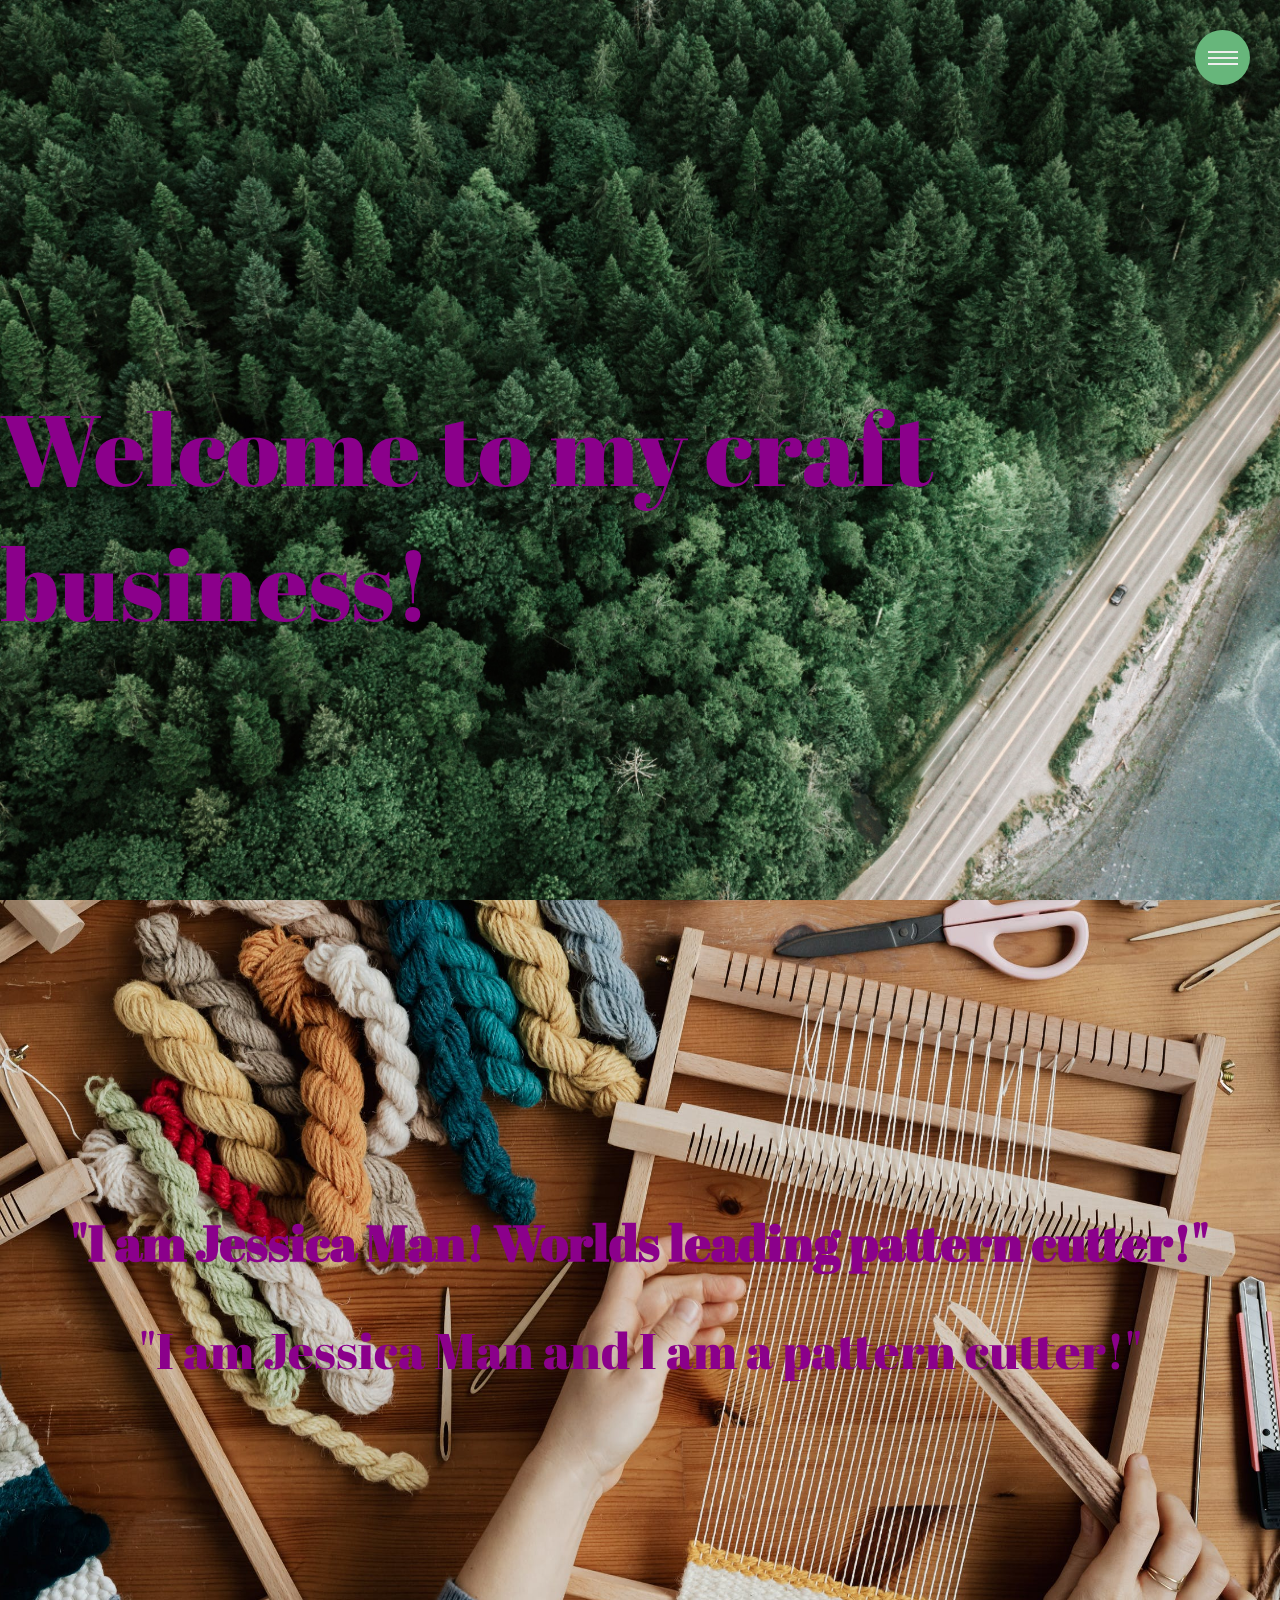
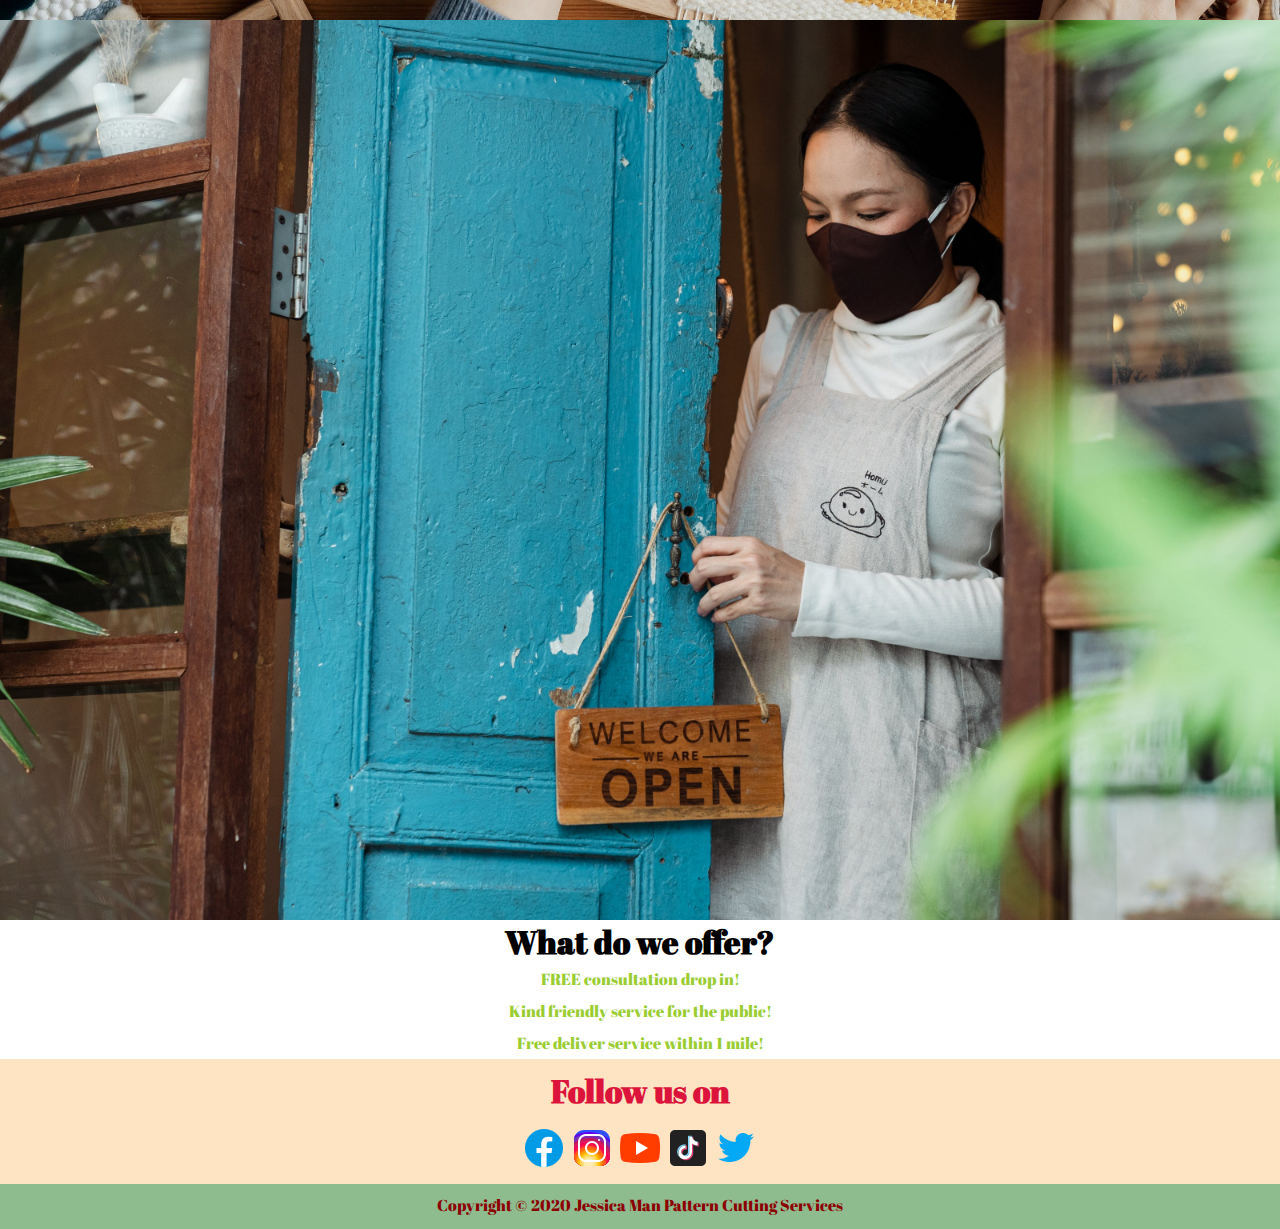
<file: index.html>
<!DOCTYPE html>
<html lang="en">
<head>
    <meta charset="UTF-8">
    <meta name="viewport" content="width=device-width, initial-scale=1.0">
    <link rel="stylesheet" href="styles/styles.css">
    <link href="https://fonts.googleapis.com/css2?family=Abril+Fatface&display=swap" rel="stylesheet">
    <title>Tailoring Services</title>
</head>
    <body>
        <div class="container">
            <header class="header">
                <p>Welcome to my craft business!</p>
                <nav class="navigation">
                    <button class="hamburger-menu">
                        <div class="line line-1"></div>
                        <div class="line line-2"></div>
                        <div class="line line-3"></div>
                    </button>
                    <div class="bg-cover"></div>
                        <ul class="nav-list">
                            <li class="nav-items">
                                <a href="index.html" class="nav-link">Home</a>
                            </li>
                            <li class="nav-items">
                                <a href="profile.html" class="nav-link">Profile</a>
                            </li>
                            <li class="nav-items">
                                <a href="signup.html" class="nav-link">SignUp</a>
                            </li>
                            <li class="nav-items">
                                <a href="gallery.html" class="nav-link">Gallery</a>
                            </li>
                            <li class="nav-items">
                                <a href="review.html" class="nav-link">Review</a>
                            </li>
                            <li class="nav-items">
                                <a href="contact.html" class="nav-link">Contact</a>
                            </li>
                        </ul>
                </nav>
            </header>
        </div>
            <div class="headerimage1">
                <h1 class="subhead">"I am Jessica Man! Worlds leading pattern cutter!"</h1>
                <p class="subhead">"I am Jessica Man and I am a pattern cutter!"</p>
            </div>
            <div class="headerimage2">

            </div> 
            <div class="heading">
                <h1>What do we offer?</h1>
                <p>FREE consultation drop in!</p>
                <p>Kind friendly service for the public!</p>
                <p>Free deliver service within 1 mile!</p>
            </div>
            <footer class="footer1">
                <h1>Follow us on</h1>
                <ul class="footericon">
                    <li><img src="images /icon1.png" alt="icon1"></li>
                    <li><img src="images /icon2.png" alt="icon2"></li>
                    <li><img src="images /icon3.png" alt="icon3"></li>
                    <li><img src="images /icon4.png" alt="icon4"></li>
                    <li><img src="images /icon5.png" alt="icon5"></li>
                </ul>
                <div class="privacy">
                    <p>Copyright &copy; 2020 Jessica Man Pattern Cutting Services</p>
                </div>
            </footer>
            <script src="js/app.js"></script>     
    </body>
</html>
</file>
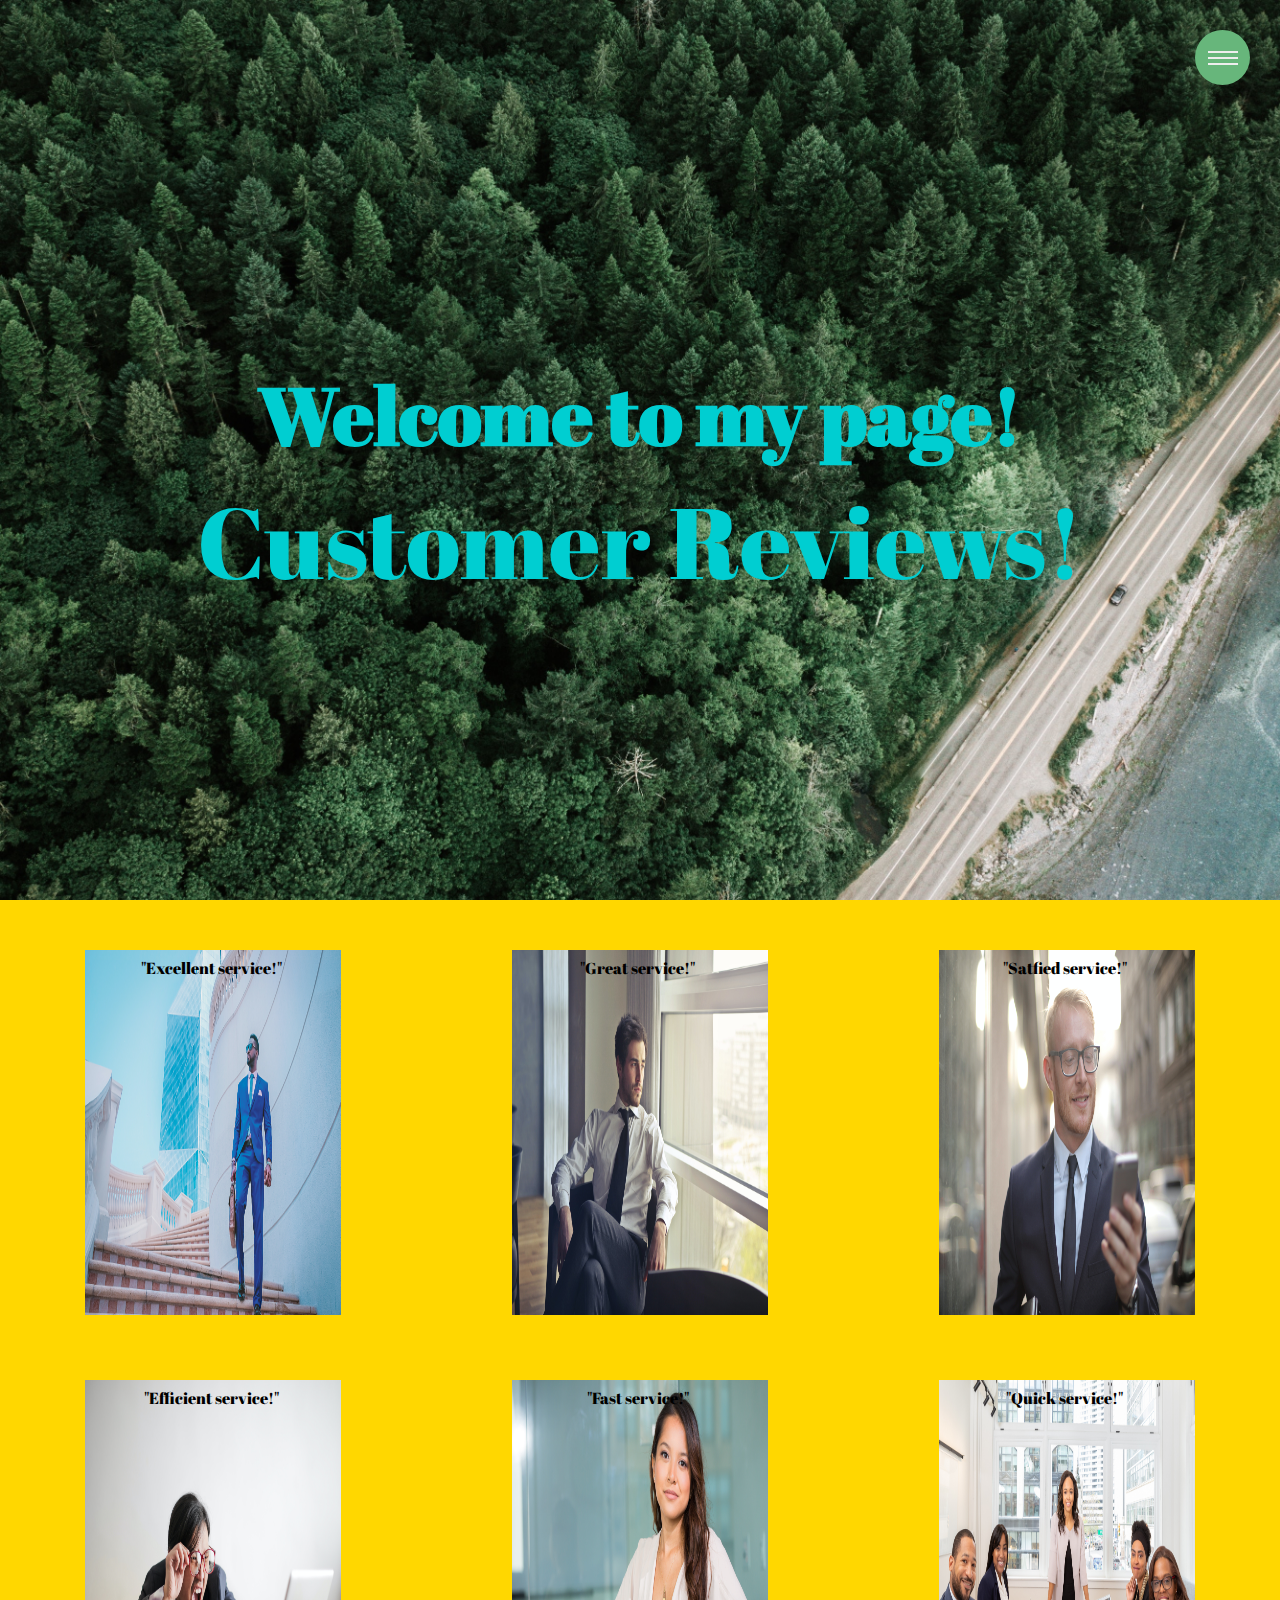
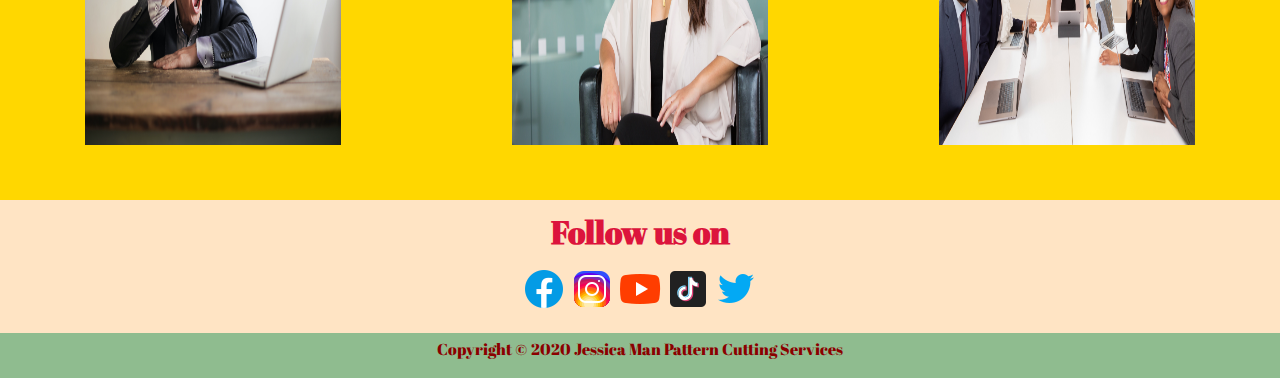
<file: review.html>
<!DOCTYPE html>
<html lang="en">
<head>
    <meta charset="UTF-8">
    <meta name="viewport" content="width=device-width, initial-scale=1.0">
    <link href="https://fonts.googleapis.com/css2?family=Abril+Fatface&display=swap" rel="stylesheet">
    <link rel="stylesheet" href="styles/review.css">
    <link rel="stylesheet" href="https://cdnjs.cloudflare.com/ajax/libs/font-awesome/4.7.0/css/font-awesome.min.css">
    <title>Review</title>
</head>
<body>
    <div class="container">
        <header class="header">
            <div class="subheader">
                <h1>Welcome to my page!</h1>
                <p>Customer Reviews!</p>
            </div>
            <nav class="navigation">
                <button class="hamburger-menu">
                    <div class="line line-1"></div>
                    <div class="line line-2"></div>
                    <div class="line line-3"></div>
                </button>
                <div class="bg-cover"></div>
                    <ul class="nav-list">
                        <li class="nav-items">
                            <a href="index.html" class="nav-link">Home</a>
                        </li>
                        <li class="nav-items">
                            <a href="profile.html" class="nav-link">Profile</a>
                        </li>
                        <li class="nav-items">
                            <a href="signup.html" class="nav-link">SignUp</a>
                        </li>
                        <li class="nav-items">
                            <a href="gallery.html" class="nav-link">Gallery</a>
                        </li>
                        <li class="nav-items">
                            <a href="review.html" class="nav-link">Review</a>
                        </li>
                        <li class="nav-items">
                            <a href="contact.html" class="nav-link">Contact</a>
                        </li>
                    </ul>
            </nav>
        </header>
    </div>
   
   <div class="reviews">
        <div class="fb">
            <img src="images /ceo1.jpg" alt="ceo1">
            <p>"Excellent service!"</p>
        </div>
        <div class="fb">
            <img src="images /ceo2.jpg" alt="ceo2">
            <p>"Great service!"</p>
        </div>
        <div class="fb">
            <img src="images /ceo3.jpg" alt="ceo3">
            <p>"Satfied service!"</p>
        </div>
        <div class="fb">
            <img src="images /ceo4.jpg" alt="ceo4">
            <p>"Efficient service!"</p>
        </div>
        <div class="fb">
            <img src="images /ceo5.jpg" alt="ceo5">
            <p>"Fast service!"</p>
        </div>
        <div class="fb">
            <img src="images /ceo6.jpg" alt="ceo6">
            <p>"Quick service!"</p>
        </div>
   </div>
    <footer class="footer">
            <h1>Follow us on</h1>
            <ul class="footericon">
                <li><img src="images /icon1.png" alt="icon1"></li>
                <li><img src="images /icon2.png" alt="icon2"></li>
                <li><img src="images /icon3.png" alt="icon3"></li>
                <li><img src="images /icon4.png" alt="icon4"></li>
                <li><img src="images /icon5.png" alt="icon5"></li>
            </ul>
            <div class="privacy">
                <p>Copyright &copy; 2020 Jessica Man Pattern Cutting Services</p>
            </div>
    </footer>
    <script src="js/review.js"></script>
</body>
</html>
</file>
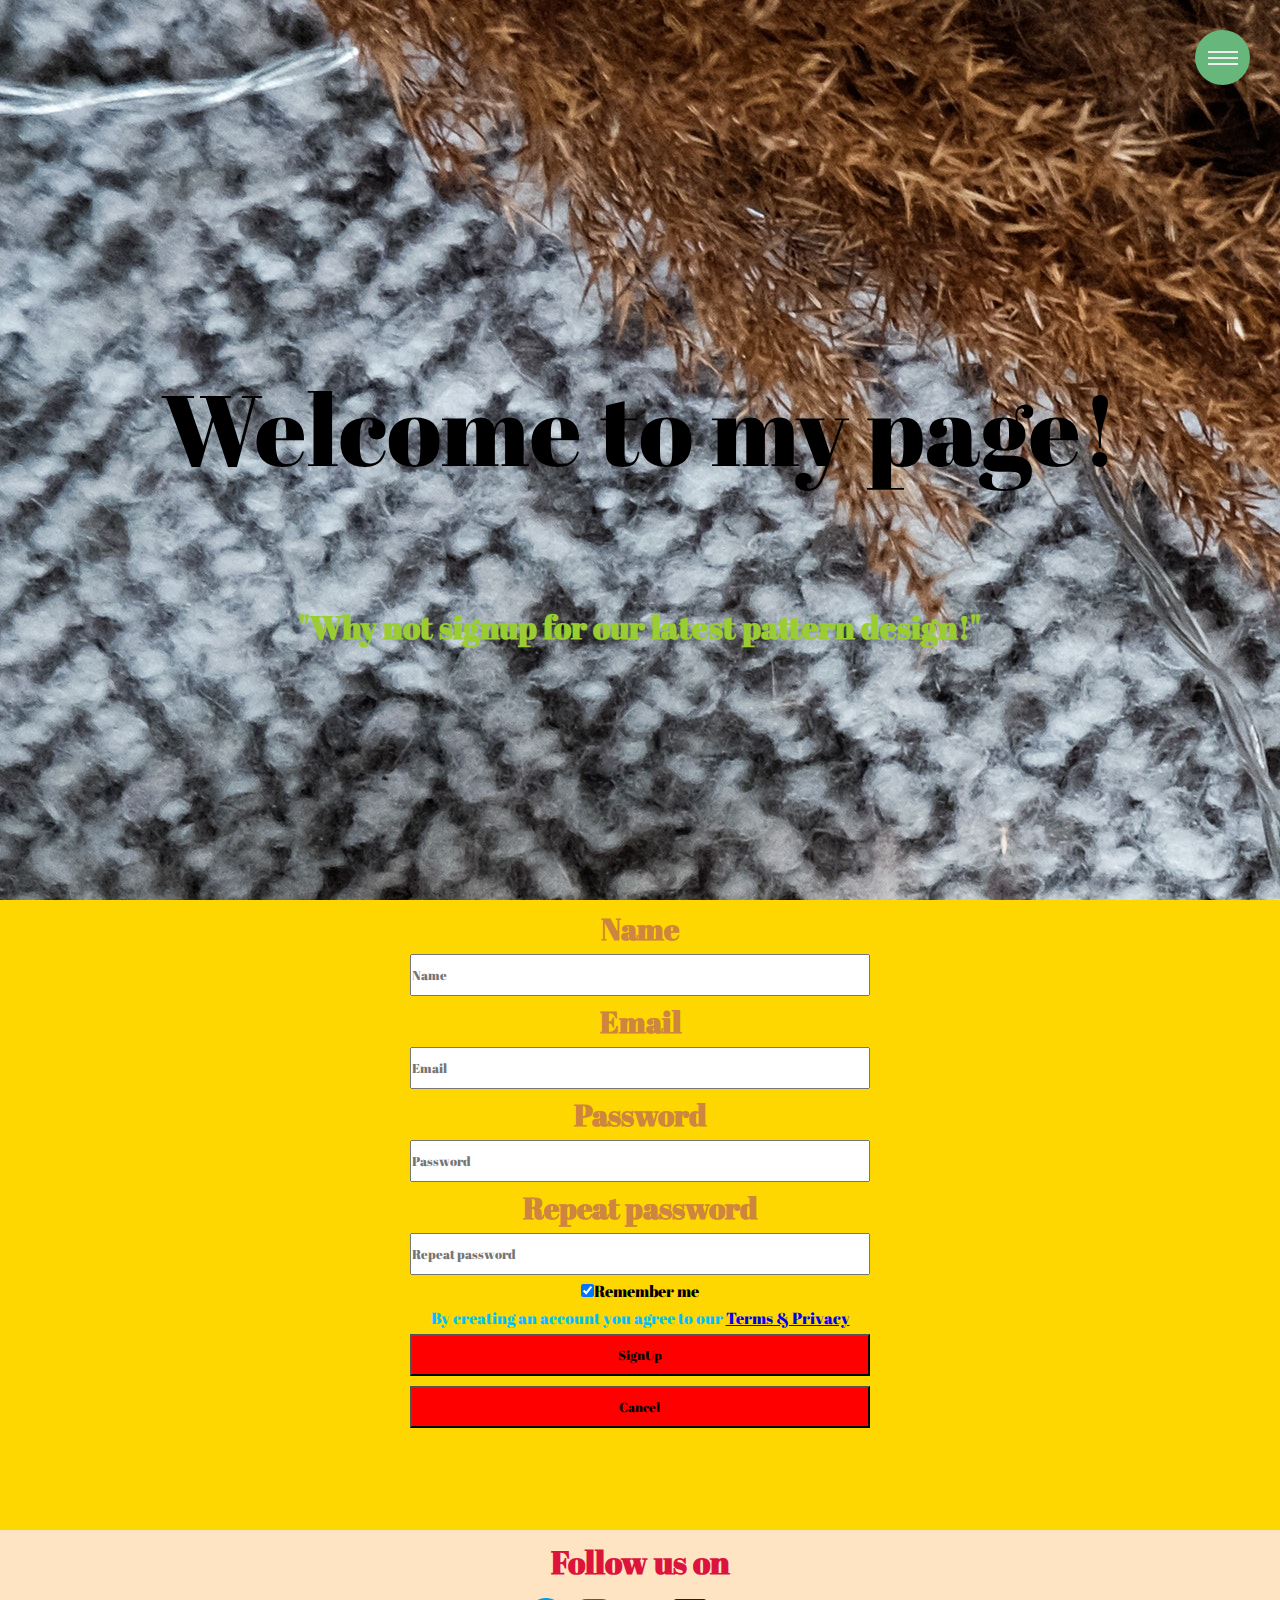
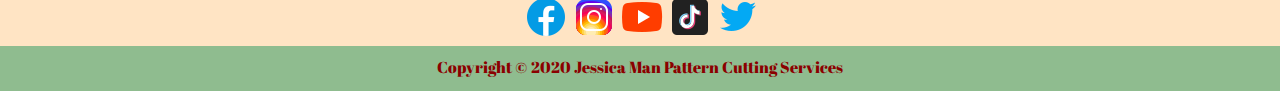
<file: signup.html>
<!DOCTYPE html>
<html lang="en">
<head>
    <meta charset="UTF-8">
    <meta name="viewport" content="width=device-width, initial-scale=1.0">
    <title>Sign Up</title>
    <link rel="stylesheet" href="styles/signup.css">
    <link href="https://fonts.googleapis.com/css2?family=Abril+Fatface&display=swap" rel="stylesheet">
</head>
    <body>
        <div class="container">
            <header class="header">
                <p>Welcome to my page!</p>
                <nav class="navigation">
                    <button class="hamburger-menu">
                        <div class="line line-1"></div>
                        <div class="line line-2"></div>
                        <div class="line line-3"></div>
                    </button>
                    <div class="bg-cover"></div>
                        <ul class="nav-list">
                            <li class="nav-items">
                                <a href="index.html" class="nav-link">Home</a>
                            </li>
                            <li class="nav-items">
                                <a href="profile.html" class="nav-link">Profile</a>
                            </li>
                            <li class="nav-items">
                                <a href="signup.html" class="nav-link">SignUp</a>
                            </li>
                            <li class="nav-items">
                                <a href="gallery.html" class="nav-link">Gallery</a>
                            </li>
                            <li class="nav-items">
                                <a href="review.html" class="nav-link">Review</a>
                            </li>
                            <li class="nav-items">
                                <a href="contact.html" class="nav-link">Contact</a>
                            </li>
                        </ul>
                </nav>
            </header>
        <div class="formsign">
            <h1>"Why not signup for our latest pattern design!"</h1>
            <div class="subform">
            <label for="name"><b>Name</b></label>
            <input type="text" placeholder="Name" name="name" required>
            <label for="email"><b>Email</b></label>
            <input type="text" placeholder="Email" name="email" required>
            <label for="password"><b>Password</b></label>
            <input type="password" placeholder="Password" name="password" required>
            <label for="password"><b>Repeat password</b></label>
            <input type="password" placeholder="Repeat password" name="password" required>
            <label><input type="checkbox" checked="checked" name="remember">Remember me</label>
            <p>By creating an account you agree to our <a href="#">Terms & Privacy</a></p>
            <button type="button">SignUp</button>
            <button type="button">Cancel</button> 
            </div>
        </div>
        <footer class="footer">
            <h1>Follow us on</h1>
            <ul class="footericon">
                <li><img src="images /icon1.png" alt="icon1"></li>
                <li><img src="images /icon2.png" alt="icon2"></li>
                <li><img src="images /icon3.png" alt="icon3"></li>
                <li><img src="images /icon4.png" alt="icon4"></li>
                <li><img src="images /icon5.png" alt="icon5"></li>
            </ul>
            <div class="privacy">
                <p>Copyright &copy; 2020 Jessica Man Pattern Cutting Services</p>
            </div>
        </footer>
        <script src="js/signup.js"></script> 
    </body>
</html>
</file>
<file: styles/styles.css>
*{
    box-sizing: border-box;
    margin: 0;
    padding: 0;
}

body{
    font-family: 'Abril Fatface', cursive;
    margin: 0;
    padding: 0;
}

.logo {
    padding: 0;
    margin: 0;
}

.header{
    width: 100vw;
    height: 100vh;
    background-image: url("../images /background.jpg");
    background-size: cover;
}

.header p{
    font-family: 'Abril Fatface', cursive;
    font-size: 100px;
    position: relative;
    top: 40%;
}

.hamburger-menu{
    width: 55px;
    height: 55px;
    background-color: #67b67b;
    position: fixed;
    top: 30px;
    right: 30px;
    border: none;
    cursor: pointer;
    border-radius: 50%;
    outline: none;
    cursor: pointer;
    display: flex;
    flex-direction: column;
    justify-content: center;
    align-items: center;
    z-index: 300;
    transition: all 0.5s;
}

.bg-cover{
    background-color: rgba(103, 182, 123, 0.9);
    width: 45px;
    height: 45px;
    position: fixed;
    top: 35px;
    right: 35px;
    z-index: 100;
    border-radius: 50%;
    transition: transform 0.5s;
}

.line{
    width: 30px;
    height: 2px;
    background-color: #eee;
    margin: 2px 0;
    transform-origin: right;
    transition: all 0.5s;
}

.change .line-1{
    transform: rotate(-40deg)translateY(-5px);
    background-color: #67b67b;
}

.change .line-2{
    opacity: 0;
}

.change .line-3{
    transform: rotate(40deg)translateY( 5px);
}

.change .bg-cover {
    transform: scale(150);
}

.change .hamburger-menu{
    background-color: #eef0eb;
}

.nav-list{
    position: fixed;
    z-index: 200;
    height: 65vh;
    width: 100vw;
    position: fixed;
    display: flex;
    flex-direction: column;
    justify-content: center;
    align-items: center;
    list-style: none;
    opacity: 0;
    visibility: hidden;
    transition: opacity 1s;
}

.change .nav-list {
    opacity: 1;
    visibility: visible;
}

.nav-items{
    margin: 1.5vh 0;
}

.nav-link{
    font-family: 'Abril Fatface', cursive;
    font-weight: 600;
    font-size: 2rem;
    letter-spacing: .4rem;
    text-transform: uppercase;
    text-decoration: none;
    color: white;
    transition: letter-spacing 0.2s;
}

.nav-link:hover{
    letter-spacing: .8rem;
}

.headerimage1{
    background-image: url("../images /sewingset.jpg");
    background-size: cover;
    width: 100%;
    height: 80vh;
    padding:0;
    margin: 0;
}

.headerimage2{
    background-image: url("../images /open.jpg");
    background-size: cover;
    width: 100vw;
    height: 100vh;
    padding:0;
    margin: 0;
}

.images{
    width: 100%;
    height: 80vh;
    padding:0;
    margin: 0;
}

.headerimage1 h1,
p{
    position: relative;
    color: darkmagenta;
    display: flex;
    justify-content: center;
    padding: 20px 0px;
}

.subhead{
    position: relative;
    top: 40%;
    font-size: 50px;
}

.headerimage h1 {
    top: -5%;
    font-size: 100px;
    text-align: center;
}

.headerimage p {
    top: -15%;
    font-size: 50px;
}

.headerimage p{
    color: burlywood;
}

.footer1{
    background-color:bisque;
    width: 100vw;
    position: absolute;
    margin: 0;
    padding:0;
}

.footerbar{
    display: flex;
    padding: 50px 0px;
    justify-content: center;
}

.footer1 h1{
    color: crimson;
    text-align: center;
    padding: 10px 0px;
}

.footericon{
    display: flex;
    justify-content:center;
    padding-bottom: 10px;
    margin: 2px 0px; 
}

.footericon li{
    list-style: none;
}

.footericon img{
    display: flex;
}
.privacy p{
    color: darkred;
    text-align: center;
    background-color: darkseagreen;
    height: 5vh;
    padding:10px 0px
}

.heading {
    position: relative;
}

.heading h1{
    background-color:white;
    text-align: center;
}

.heading p {
    color: yellowgreen;
    position: relative;
    padding: 5px 0px;
}

.subcontainer p{
    position: absolute;
    top: 100%;
    left: -5%;
    width: 50%;
    margin: 0px 100px;
    color:yellow ; 
}

@media screen and (max-width:768px){
    .header{
        height: 30vh;
    }
    .header p{
        font-size: 30px;
    }
    .headerimage1{
        height: 30vh;
    }
    .headerimage2{
        height: 30vh;
    }
    .subhead{
        font-size: 14px;
    }
    .heading h1{
        font-size: 12px;
    }
    .heading p{
        padding: 0px 0px;
        font-size: 10px;
    }
    .footer1 h1{
        font-size: 12px;
        padding: 0px 0px;
    }
    .footericon{
        padding-bottom: 0px;
    }
    .footericon img{
       width: 20px;
       height: 20px;
    }
    .privacy p{
        font-size: 7px;
        height: 3vh;
        padding: 5px 0px;
    }
    .hamburger-menu{
        width: 40px;
        height: 40px;
    }
    .bg-cover{
        height: 35px;
        width: 35px;
    }
}
</file>
<file: styles/review.css>
*{
    box-sizing: border-box;
    margin: 0;
    padding: 0;
}

body,
html{
    font-family: 'Abril Fatface', cursive;
    margin: 0;
    padding: 0;
   
}

.header{
    width: 100vw;
    height: 100vh;
    background-image: url("../images /background.jpg");
    background-size: cover;
}

.subheader{
    font-family: 'Abril Fatface', cursive;
    font-size: 40px;
    text-align: center;
    top: 40%;
    position: relative;
    color: darkturquoise;
}

.header p{
    font-family: 'Abril Fatface', cursive;
    font-size: 100px;
    position: relative;
    top: 40%;
}

.hamburger-menu{
    width: 55px;
    height: 55px;
    background-color: #67b67b;
    position: fixed;
    top: 30px;
    right: 30px;
    border: none;
    cursor: pointer;
    border-radius: 50%;
    outline: none;
    cursor: pointer;
    display: flex;
    flex-direction: column;
    justify-content: center;
    align-items: center;
    z-index: 300;
    transition: all 0.5s;
}

.bg-cover{
    background-color: rgba(103, 182, 123, 0.9);
    width: 45px;
    height: 45px;
    position: fixed;
    top: 35px;
    right: 35px;
    z-index: 100;
    border-radius: 50%;
    transition: transform 0.5s;
}

.line{
    width: 30px;
    height: 2px;
    background-color: #eee;
    margin: 2px 0;
    transform-origin: right;
    transition: all 0.5s;
}

.change .line-1{
    transform: rotate(-40deg)translateY(-5px);
    background-color: #67b67b;
}

.change .line-2{
    opacity: 0;
}

.change .line-3{
    transform: rotate(40deg)translateY( 5px);
}

.change .bg-cover {
    transform: scale(150);
}

.change .hamburger-menu{
    background-color: #eef0eb;
}

.nav-list{
    position: fixed;
    z-index: 200;
    height: 35vh;
    width: 100vw;
    position: fixed;
    display: flex;
    flex-direction: column;
    justify-content: center;
    align-items: center;
    list-style: none;
    opacity: 0;
    visibility: hidden;
    transition: opacity 1s;
}

.change .nav-list {
    opacity: 1;
    visibility: visible;
}

.nav-items{
    margin: 1.5vh 0;
}

.nav-link{
    font-family: 'Abril Fatface', cursive;
    font-weight: 600;
    font-size: 2rem;
    letter-spacing: .4rem;
    text-transform: uppercase;
    text-decoration: none;
    color: white;
    transition: letter-spacing 0.2s;
}

.nav-link:hover{
    letter-spacing: .8rem;
}

.container img{
  position: relative;
  height: 190px;
  left: 5%;
}

.page{
    position: absolute;
    text-align: center;
    left: 40%;
}

.page h1,
p{
   text-align: center;
   margin: 5px 0px;
}

.reviews img{
    height: 45vh;
    width: 20vw;
    margin-left: auto;
    margin-right: auto;
    margin-top: 10px;
    margin-bottom: 10px;
    padding: 20px 0px;
}

.reviews{
    display: grid;
    grid-template-columns: repeat(3, 1fr);
    padding: 20px 0px;
    height: 100vh;
    background-color: gold;
}

.fb {
    display: grid;
}

.fb p{
    position: absolute;
    width: 33%;
    height: 30%;
    padding: 2em;
}

.checked {
    color: orange;
  }

footer {
    background-color:bisque;
    width: 100vw;
    margin: 0;
    padding:0;
}

.footerbar{
    display: flex;
    padding: 50px 0px;
    justify-content: center;
}

footer h1{
    color: crimson;
    text-align: center;
    padding: 10px 0px;
}


.footericon{
    display: flex;
    justify-content:center;
    padding-bottom: 10px;
    margin: 2px 0px; 
}

.footericon li{
    list-style: none;
}

.privacy p{
    color: darkred;
    text-align: center;
    background-color: darkseagreen;
    height: 5vh;
    padding:5px 0px;
}

    
@media screen and (max-width:360px){
    .privacy p{
        color: darkred;
        text-align: center;
        background-color: darkseagreen;
        height: 8vh;
        padding:5px 0px;
    }
    .page h1,
p{
   color: hotpink;
   text-align: center;
   margin: 25px 0px;
   font-size: 8px;
}
}
</file>
<file: styles/signup.css>
*{
    box-sizing: border-box;
    margin: 0;
    padding: 0;
}

body,
html{
    font-family: 'Abril Fatface', cursive;
    margin: 0;
    padding: 0;
}

.header{
    width: 100vw;
    height: 100vh;
    background-image: url("../images /knitting.jpg");
}

.header p{
    font-family: 'Abril Fatface', cursive;
    font-size: 100px;
    position: relative;
    text-align: center;
    top: 40%;
    
}

.hamburger-menu{
    width: 55px;
    height: 55px;
    background-color: #67b67b;
    position: fixed;
    top: 30px;
    right: 30px;
    border: none;
    cursor: pointer;
    border-radius: 50%;
    outline: none;
    cursor: pointer;
    display: flex;
    flex-direction: column;
    justify-content: center;
    align-items: center;
    z-index: 300;
    transition: all 0.5s;
}

.bg-cover{
    background-color: rgba(103, 182, 123, 0.9);
    width: 45px;
    height: 45px;
    position: fixed;
    top: 35px;
    right: 35px;
    z-index: 100;
    border-radius: 50%;
    transition: transform 0.5s;
}

.line{
    width: 30px;
    height: 2px;
    background-color: #eee;
    margin: 2px 0;
    transform-origin: right;
    transition: all 0.5s;
}

.change .line-1{
    transform: rotate(-40deg)translateY(-5px);
    background-color: #67b67b;
}

.change .line-2{
    opacity: 0;
}

.change .line-3{
    transform: rotate(40deg)translateY( 5px);
}

.change .bg-cover {
    transform: scale(150);
}

.change .hamburger-menu{
    background-color: #eef0eb;
}

.nav-list{
    position: fixed;
    z-index: 200;
    height: 65vh;
    width: 100vw;
    position: fixed;
    display: flex;
    flex-direction: column;
    justify-content: center;
    align-items: center;
    list-style: none;
    opacity: 0;
    visibility: hidden;
    transition: opacity 1s;
}

.change .nav-list {
    opacity: 1;
    visibility: visible;
}

.nav-items{
    margin: 1.5vh 0;
}

.nav-link{
    font-family: 'Abril Fatface', cursive;
    font-weight: 600;
    font-size: 2rem;
    letter-spacing: .4rem;
    text-transform: uppercase;
    text-decoration: none;
    color: white;
    transition: letter-spacing 0.2s;
}

.nav-link:hover{
    letter-spacing: .8rem;
}

.container img{
    position: relative;
    left: 5%;
}

footer h1{
    color: crimson;
    text-align: center;
    padding: 10px 0px;
}

.footericon{
    display: flex;
    justify-content:center;
}

.footericon li{
    list-style: none;
}

.footer{
    background-color:bisque;
    width: 100vw;
    margin: 0;
    padding:0;
    bottom: 0;
}

.privacy p{
    color: darkred;
    text-align: center;
    background-color: darkseagreen;
    height: 5vh;
    padding:10px 0px
}

.formsign {
    display: flex;
    flex-flow: column;
    background-color: gold;
    height: 70vh;
    padding: 5px 0px;
}

.subform{
    display: flex;
    flex-flow: column;
    position: relative;
    align-items: center;
    top:-5vh;
}

.formsign h1{
    position: relative;
    bottom: 300px;
    text-align: center;
    color: yellowgreen;
}

.formsign button{
   background-color: red;
   padding: 10px 0px;
   margin:5px;
   font-family: 'Abril Fatface', cursive;
   width: 36%;
}

input[type=text],
input[type=password]{
  padding: 10px 0px;
  font-family:'Abril Fatface', cursive;
  width: 36%;
}

.formsign b {
    font-size: 30px;
    padding: 5px 0px;
    left: 40%;
    color: peru;
}

.formsign label{
    padding: 5px 0px;
}

.formsign p{
    color: deepskyblue;
}


@media screen and (max-device-width: 320px) and (max-device-width: 768px){
    .header{
        height: 50vh;
    }
    .header p{
        font-size: 30px;
        font-family: 'Abril Fatface', cursive;
        position: relative;
        text-align: center;
    }
    
    .hamburger-menu{
        right: 15px;
    }
    .bg-cover{
        right: 15px;
    }
    .signup img{
        width: 100vw;
        height: 45vh;
        display: grid;
    }
    .privacy p{
        color: darkred;
        text-align: center;
        background-color: darkseagreen;
        height: auto;
        padding:10px 0px
    }
    .footer{
        background-color:bisque;
        width: 100vw;
        margin: 0;
        padding:0;
        bottom: 0;
        position: relative;
    }
    .subform{
        display: flex;
        flex-flow: column;
        position: relative;
        align-items: center;
        top: -3vh;
    }
    
    .formsign {
        display: flex;
        flex-flow: column;
        justify-items: center;
        background-color: gold;
        height: 50vh;
        position: relative;
        top: 20%;
        padding: 5px 0px;
    }
    .formsign h1{
        position: relative;
        bottom: 230px;
        text-align: center;
        font-size: 20px;
        color: yellowgreen;
    }
    .formsign b {
        font-size: 20px;
        padding: 5px 0px;
        left: 40%;
        color: peru;
    }
    input[type=text],
    input[type=password]{
    padding: 10px 0px;
    font-family:'Abril Fatface', cursive;
    width: 35%;
    height: 25px;
    }
    .formsign button {
        background-color: red;
        padding: 5px 0px;
        margin: 5px;
        font-family: 'Abril Fatface', cursive;
        width: 35%;
        height: 25px;
    }
    .formsign p{
        width: 60vw;
        margin-left: auto;
        margin-right: auto;
    }
    .footer h1{
        font-size: 12px;
        padding: 0px 0px;
    }
    .footericon{
        padding-bottom: 0px;
    }
    .footericon img{
       width: 20px;
       height: 20px;
    }
    .privacy p{
        font-size: 7px;
        height: 3vh;
        padding: 5px 0px;
    }
    .footer{
        background-color:bisque;
        width: 100vw;
        margin: 0;
        padding:0;
        bottom: 0;
    }
}
</file>
